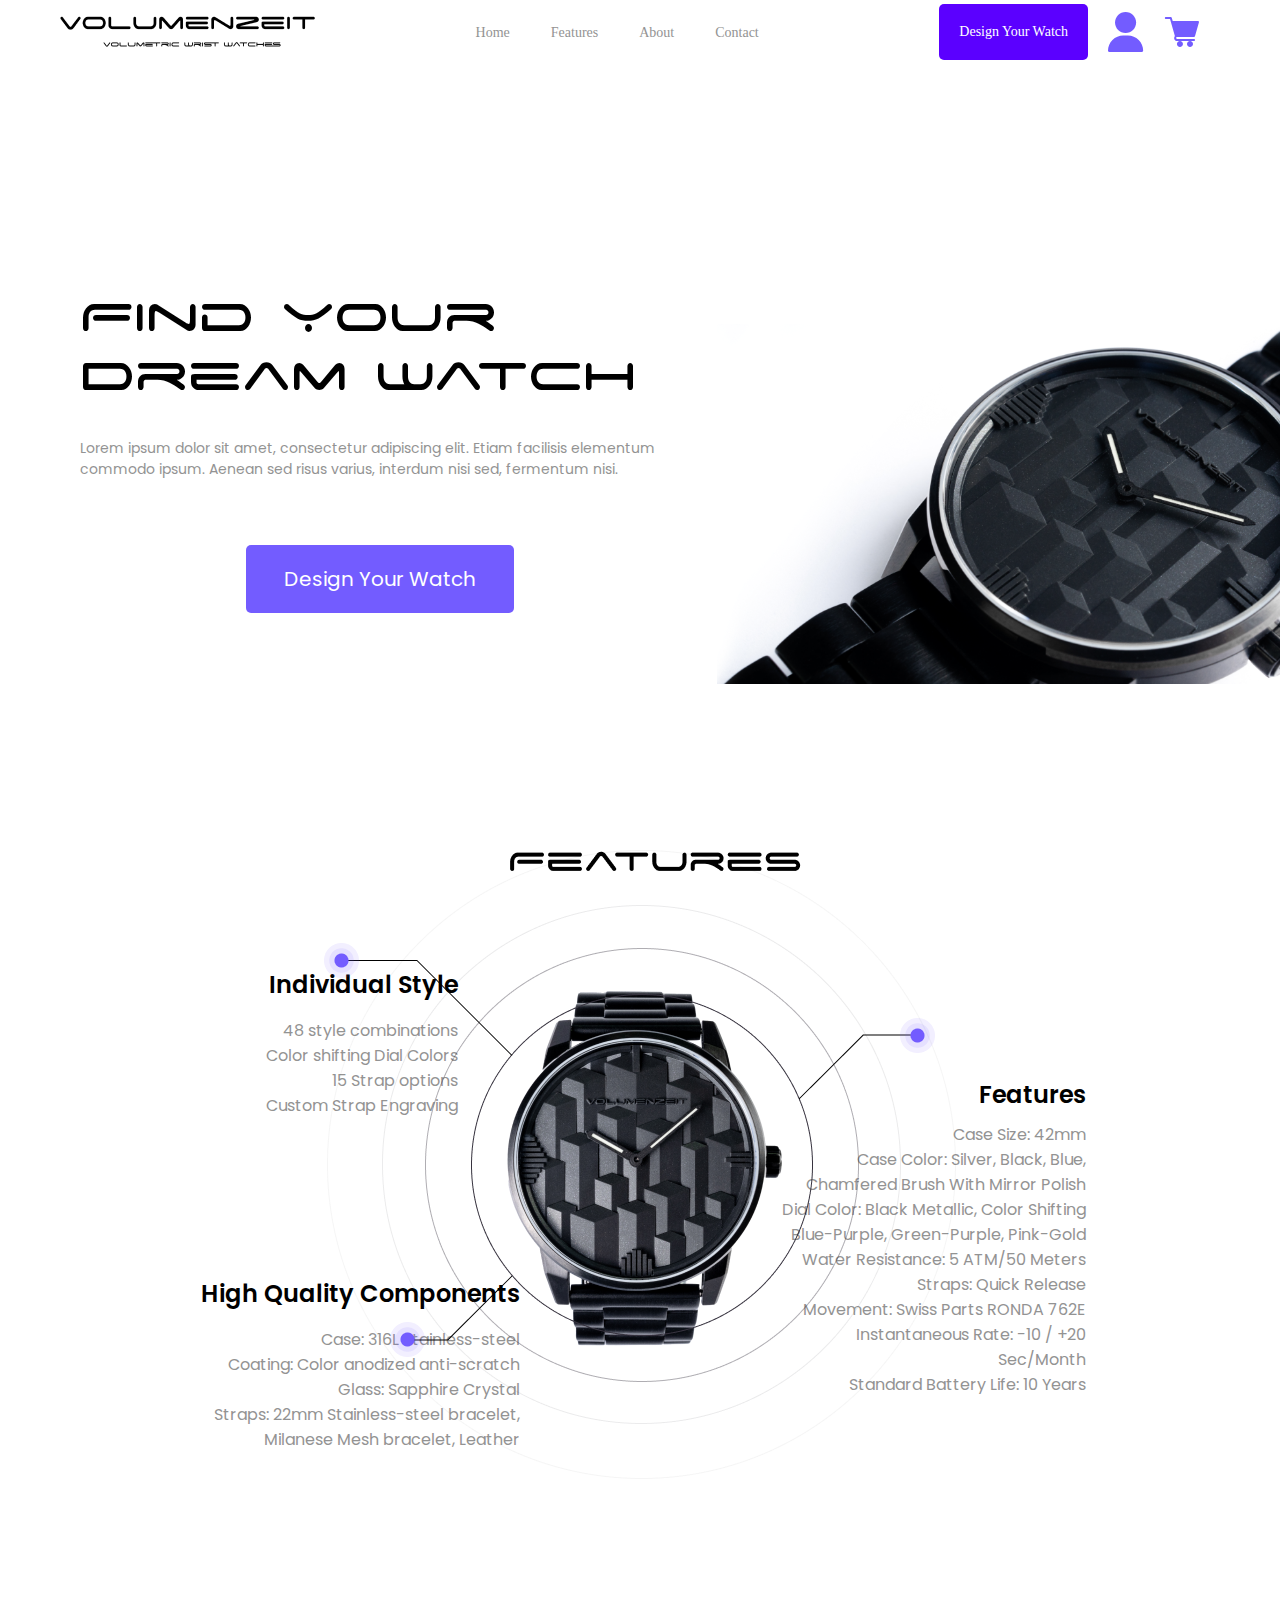
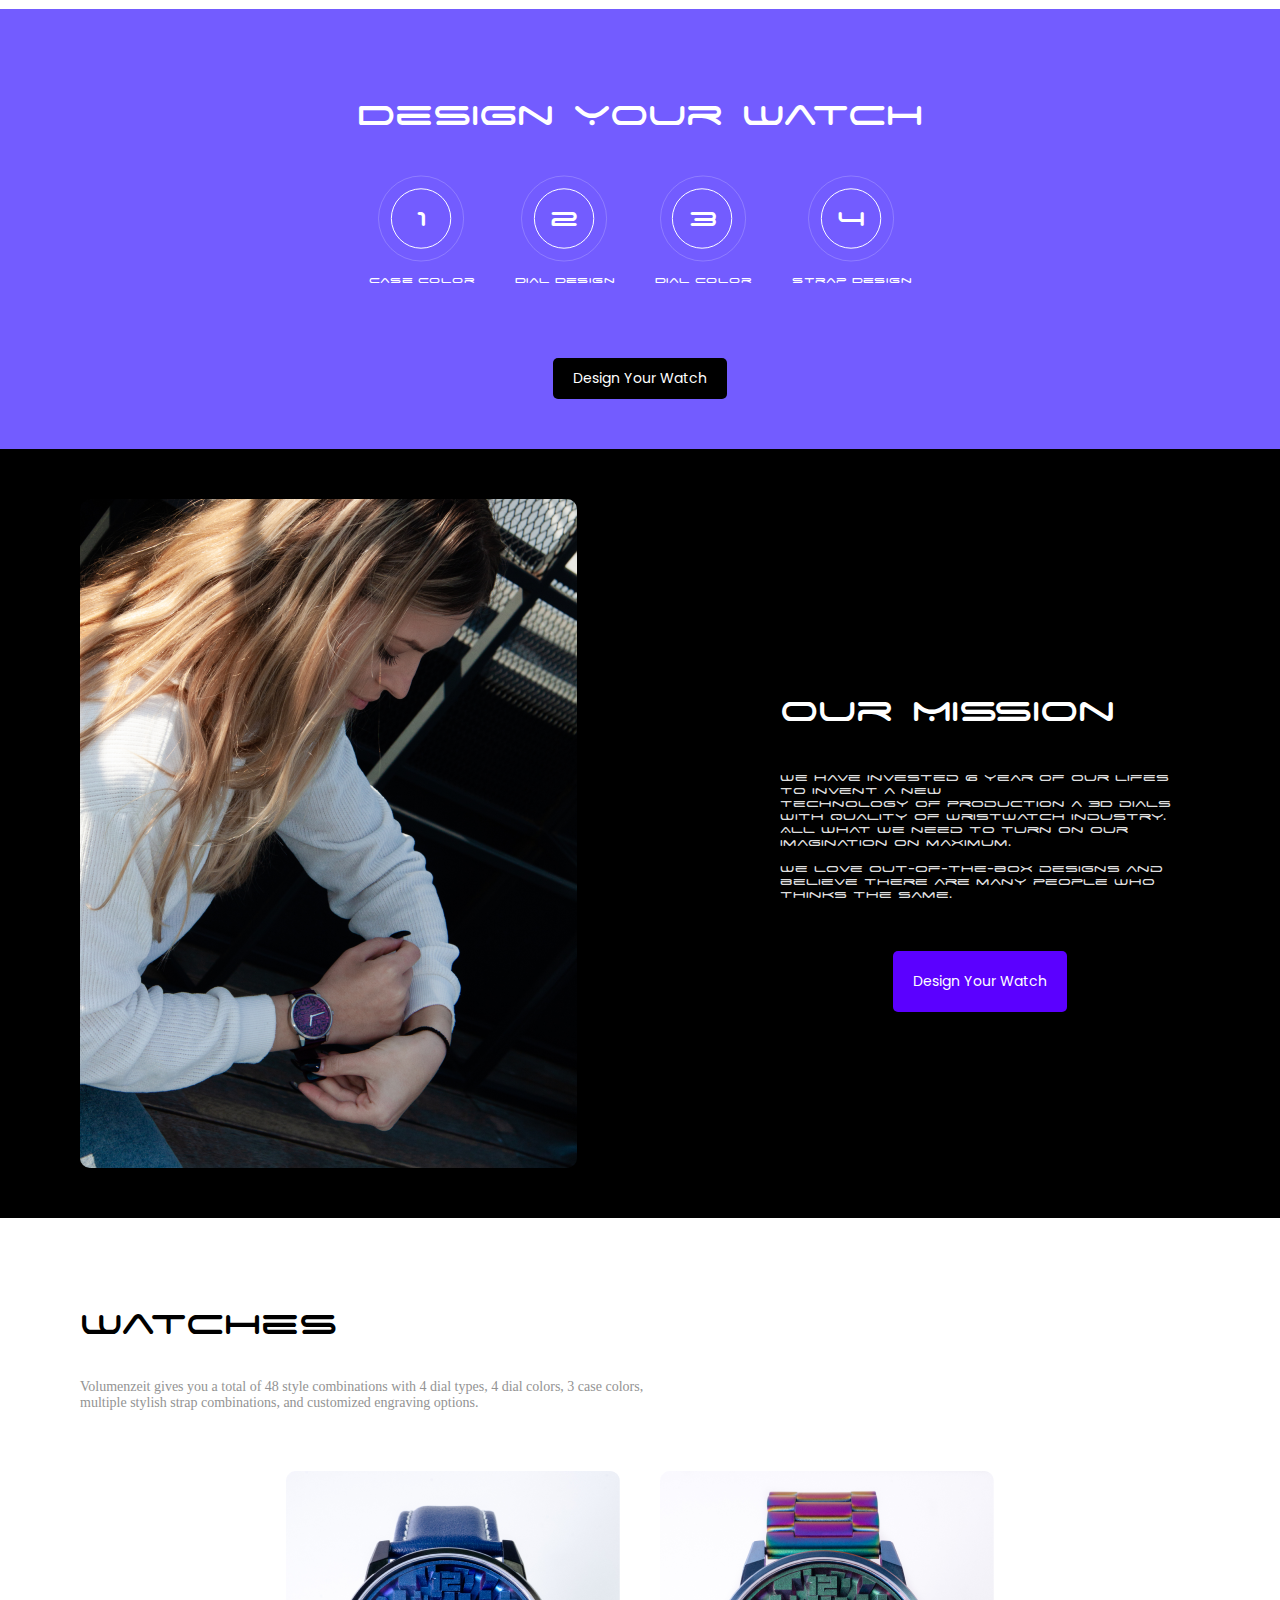
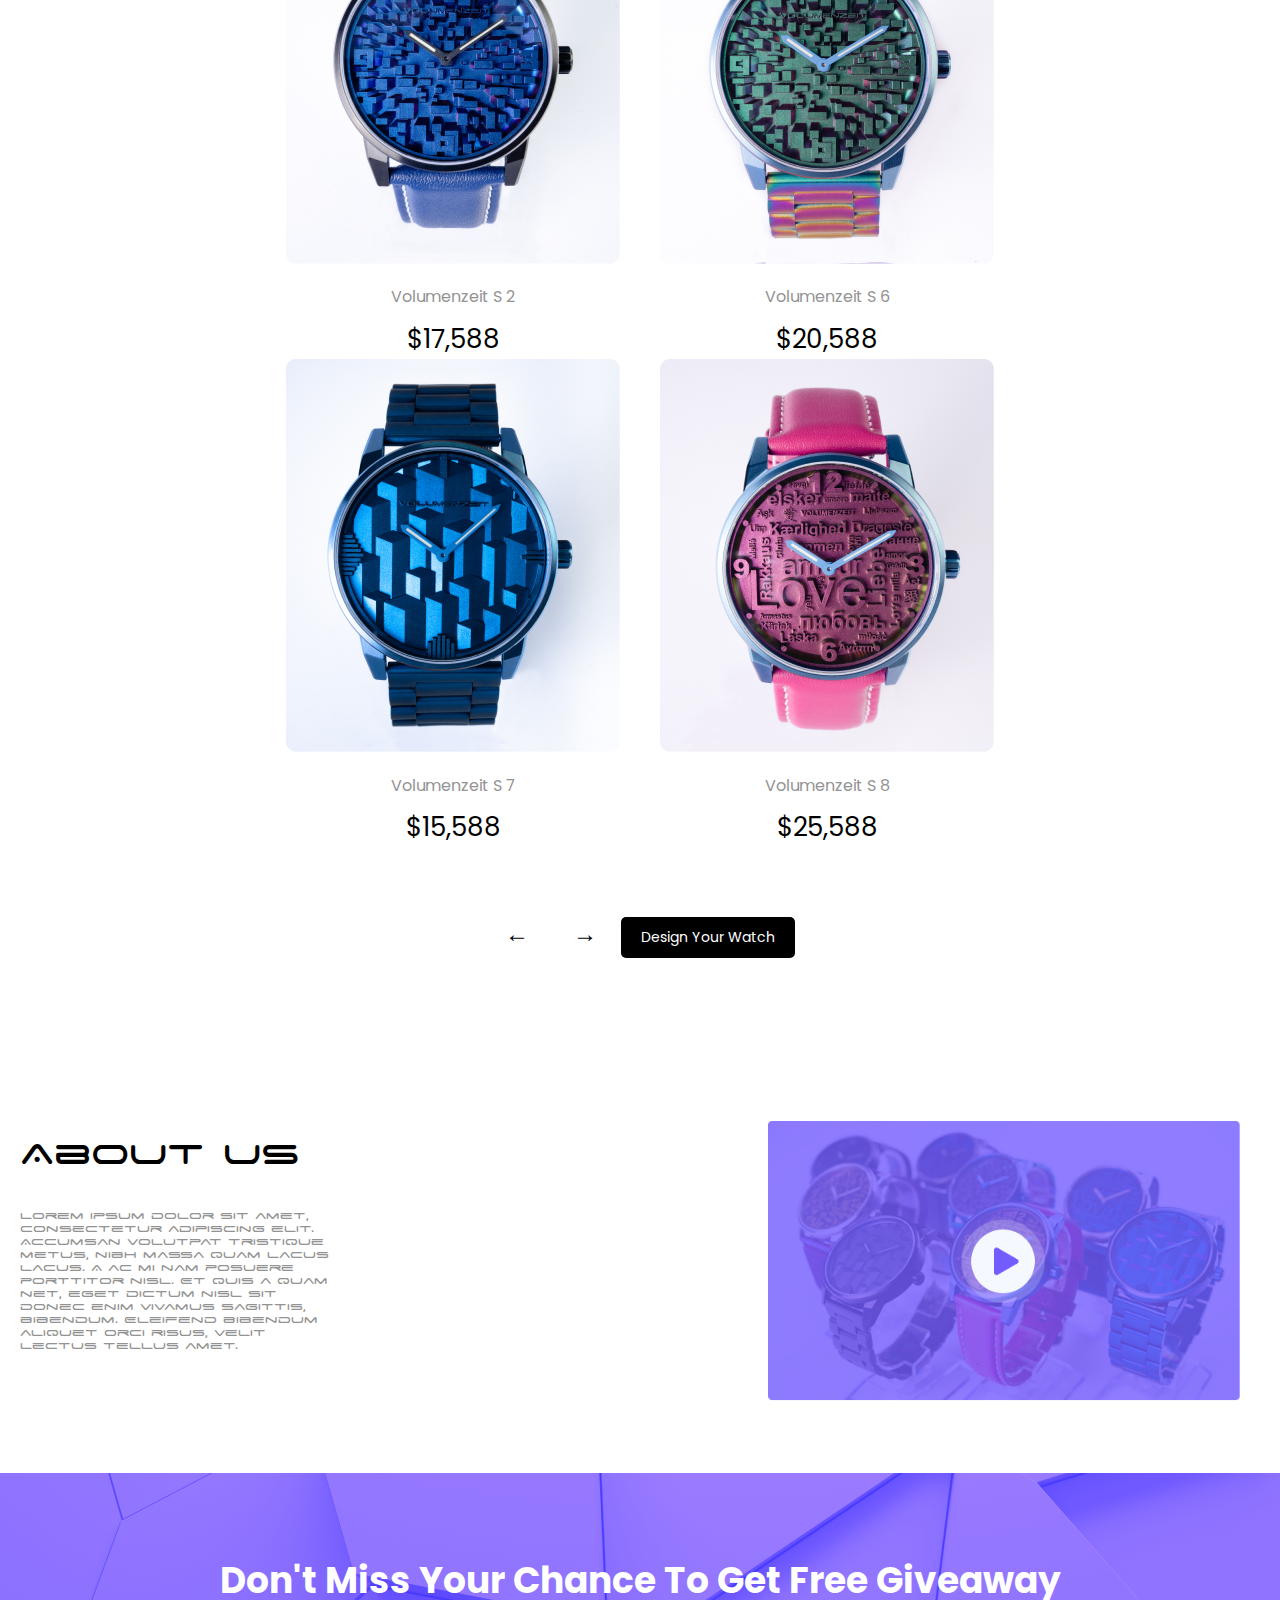
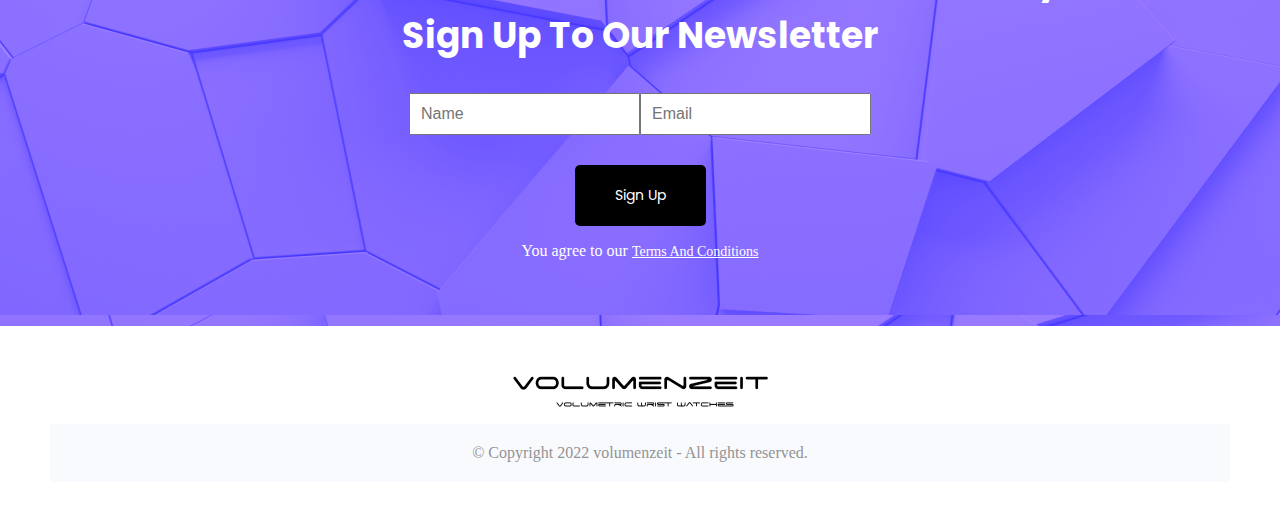
<file: Index.html>
<html lang="en">
<head>
    <meta charset="UTF-8">
    <meta name="viewport" content="width=device-width, initial-scale=1.0">
    <title>Volumenzeit - Find Your Dream Watch</title>
    <link rel="stylesheet" href="./Сайт часы/style/styles1.css">
</head>
<body>
    <header class="header">
        <div class="logo">
            <img src="./Сайт часы/style/img/logo.png" alt ='Keeee' class="logo">
        </div>
        <nav class="header__nav">
            <ul class="header__list">
                <li><a href="#home">Home</a></li>
                <li><a href="#features">Features</a></li>
                <li><a href="#about">About</a></li>
                <li><a href="#contact">Contact</a></li>
            </ul>
        </nav>
        <div class="auth">
            <a href="#" class="design-button">Design your watch</a>
            <svg width="18" height="20" viewBox="0 0 18 20" fill="none" xmlns="http://www.w3.org/2000/svg" class="bt">
                <path d="M8.78906 0C5.88129 0 3.51562 2.36566 3.51562 5.27344C3.51562 8.18121 5.88129 10.5469 8.78906 10.5469C11.6968 10.5469 14.0625 8.18121 14.0625 5.27344C14.0625 2.36566 11.6968 0 8.78906 0Z" fill="#735CFF" />
                <path d="M15.3502 13.992C13.9065 12.5261 11.9925 11.7188 9.96094 11.7188H7.61719C5.58563 11.7188 3.67164 12.5261 2.22789 13.992C0.791211 15.4507 0 17.3763 0 19.4141C0 19.7377 0.262344 20 0.585938 20H16.9922C17.3158 20 17.5781 19.7377 17.5781 19.4141C17.5781 17.3763 16.7869 15.4507 15.3502 13.992Z" fill="#735CFF" />
            </svg>
            <svg width="24" height="20" viewBox="0 0 24 20" fill="none" xmlns="http://www.w3.org/2000/svg" class="bt">
                <path d="M10.6231 20C11.7276 20 12.6231 19.1046 12.6231 18C12.6231 16.8954 11.7276 16 10.6231 16C9.51848 16 8.62305 16.8954 8.62305 18C8.62305 19.1046 9.51848 20 10.6231 20Z" fill="#735CFF" />
                <path d="M17.334 20C18.4386 20 19.334 19.1046 19.334 18C19.334 16.8954 18.4386 16 17.334 16C16.2294 16 15.334 16.8954 15.334 18C15.334 19.1046 16.2294 20 17.334 20Z" fill="#735CFF" />
                <path d="M1.24479 1.33337H4.02491L7.24348 12.6006L6.99104 13.1055C6.32633 14.4335 7.29126 16 8.7801 16H20.0003C20.3688 16 20.667 15.7018 20.667 15.3333C20.667 14.9648 20.3688 14.6667 20.0003 14.6667H8.7801C8.28503 14.6667 7.96148 14.1454 8.18375 13.7018L8.36801 13.3333H20.0003C20.2978 13.3333 20.5595 13.1361 20.6416 12.8496L23.3082 3.5163C23.3655 3.31515 23.3252 3.09897 23.1995 2.93168C23.0732 2.76501 22.876 2.6667 22.667 2.6667H5.79246L5.16878 0.483732C5.08673 0.197288 4.82505 0 4.52749 0H1.24479C0.876302 0 0.578125 0.298177 0.578125 0.666665C0.578125 1.03515 0.876302 1.33337 1.24479 1.33337V1.33337Z" fill="#735CFF" />
            </svg>
        </div>
        <div class="burger-menu">
            <span class="burger-icon"></span>
            <span class="burger-icon"></span>
            <span class="burger-icon"></span>
        </div>
    </header>
    <main class="main">
        <section class="hero">
            <div class="container">
                <div class="welcom">
                    <h1>Find Your<br> Dream Watch</h1>
                    <p>Lorem ipsum dolor sit amet, consectetur adipiscing elit. Etiam facilisis elementum commodo ipsum. Aenean sed risus varius, interdum nisi sed, fermentum nisi.</p>
                    <a href="#" class="cta-button">Design Your Watch</a>
                </div>
            </div>
            <img src="./Сайт часы/style/img/clock.png" class="dig">  
        </section>
        <section class="features">
            <div class="feature-container">
                <div class="feature-item individual-style">
                    <h3>Individual Style</h3>
                    <p>48 style combinations<br>
                    Color shifting Dial Colors<br>
                    15 Strap options<br>
                    Custom Strap Engraving</p>
                </div>
                <div class="feature-item high-quality">
                    <h3>High Quality Components</h3>
                    <p>Case: 316L Stainless-steel<br>
                    Coating: Color anodized anti-scratch<br>
                    Glass: Sapphire Crystal<br>
                    Straps: 22mm Stainless-steel bracelet, Milanese Mesh bracelet, Leather</p>
                </div>
                <div class="feature-center">
                    <img src="./Сайт часы/style/img/big_clock.png" alt="Watch">
                </div>
                <div class="feature-item features-list">
                    <h4>Features</h4>
                    <a>Case Size: 42mm<br>
                    Case Color: Silver, Black, Blue, chamfered brush with mirror polish<br>
                    Dial Color: Black Metallic, Color shifting Blue-Purple, Green-Purple, Pink-Gold<br>
                    Water Resistance: 5 ATM/50 meters<br>
                    Straps: Quick release<br>
                    Movement: Swiss Parts RONDA 762E<br>
                    Instantaneous rate: -10 / +20 sec/month<br>
                    Standard Battery life: 10 years</a>
                </div>
            </div>
        </section>
        <section class="design-watch">
            <h2>Design Your Watch</h2>
            <div class="steps">
                <div class="step">
                    <div class="outer-svg">
                        <svg width="87" height="87" viewBox="0 0 87 87" fill="none" xmlns="http://www.w3.org/2000/svg">
                            <circle cx="43.0546" cy="43.4999" r="42.5546" stroke="white" stroke-opacity="0.2" />
                        </svg>
                        <svg class="inner-svg" width="62" height="61" viewBox="0 0 62 61" fill="none" xmlns="http://www.w3.org/2000/svg">
                            <circle cx="31.054" cy="30.4993" r="29.7025" stroke="white" />
                        </svg>
                        <span class="span-text">1</span>
                    </div>
                    <p>Case Color</p>
                </div>
                <div class="step">
                    <div class="outer-svg">
                        <svg width="87" height="87" viewBox="0 0 87 87" fill="none" xmlns="http://www.w3.org/2000/svg">
                            <circle cx="43.0546" cy="43.4999" r="42.5546" stroke="white" stroke-opacity="0.2" />
                        </svg>
                        <svg class="inner-svg" width="62" height="61" viewBox="0 0 62 61" fill="none" xmlns="http://www.w3.org/2000/svg">
                            <circle cx="31.054" cy="30.4993" r="29.7025" stroke="white" />
                        </svg>
                        <span class="span-text">2</span>
                    </div>
                    <p>Dial Design</p>
                </div>
                <div class="line" style="left: 50%;"></div>
                <div class="step">
                    <div class="outer-svg">
                        <svg width="87" height="87" viewBox="0 0 87 87" fill="none" xmlns="http://www.w3.org/2000/svg">
                            <circle cx="43.0546" cy="43.4999" r="42.5546" stroke="white" stroke-opacity="0.2" />
                        </svg>
                        <svg class="inner-svg" width="62" height="61" viewBox="0 0 62 61" fill="none" xmlns="http://www.w3.org/2000/svg">
                            <circle cx="31.054" cy="30.4993" r="29.7025" stroke="white" />
                        </svg>
                        <span class="span-text">3</span>
                    </div>
                    <p>Dial Color</p>
                </div>
                <div class="line" style="left: 50%;"></div>
                <div class="step">
                    <div class="outer-svg">
                        <svg width="87" height="87" viewBox="0 0 87 87" fill="none" xmlns="http://www.w3.org/2000/svg">
                            <circle cx="43.0546" cy="43.4999" r="42.5546" stroke="white" stroke-opacity="0.2" />
                        </svg>
                        <svg class="inner-svg" width="62" height="61" viewBox="0 0 62 61" fill="none" xmlns="http://www.w3.org/2000/svg">
                            <circle cx="31.054" cy="30.4993" r="29.7025" stroke="white" />
                        </svg>
                        <span class="span-text">4</span>
                    </div>
                    <p>Strap Design</p>
                </div>
            </div>
            <button>Design Your Watch</button>
        </section>   
        <section class="our-mission">
            <div class="container">
                <div class="mission-content">
                    <div class="mission-image">
                        <img src="./Сайт часы/style/img/our mission.png" alt="Person with Watch">
                    </div>
                    <div class="mission-text">
                        <h2>Our Mission</h2>
                        <p>We have invested 6 year of our lifes to invent a new<br>
                            technology of production a 3D dials with quality of wristwatch industry.
                            All what we need to turn on our imagination on maximum.<br>
                            <br>
                            We love Out-of-the-box designs and believe there are many people who thinks the same.</p>
                        <button class="design-button">Design Your Watch</button>
                    </div>
                </div>
            </div>
        </section>
        <section class="watches">
            <div class="container">
                <h2>Watches</h2>
                <p>Volumenzeit gives you a total of 48 style combinations with 4 dial types, 4 dial colors, 3 case colors,<br>
                     multiple stylish strap combinations, and customized engraving options.</p>
                <div class="watch-list">
                    <div class="watch-item">
                        <img src="./Сайт часы/style/img/clock1.png" alt="Volumenzeit S 2">
                        <h1>Volumenzeit S 2</h1>
                        <a>$17,588</a>
                    </div>
                    <div class="watch-item">
                        <img src="./Сайт часы/style/img/clock2.png" alt="Volumenzeit S 6">
                        <h1>Volumenzeit S 6</h1>
                        <a>$20,588</a>
                    </div>
                    <div class="watch-item">
                        <img src="./Сайт часы/style/img/clock3.png" alt="Volumenzeit S 7">
                        <h1>Volumenzeit S 7</h1>
                        <a>$15,588</a>
                    </div>
                    <div class="watch-item">
                        <img src="./Сайт часы/style/img/clock4.png" alt="Volumenzeit S 8">
                        <h1>Volumenzeit S 8</h1>
                        <a>$25,588</a>
                    </div>
                </div>
                <div class="navigation">
                    <span>&larr;</span>
                    <span>&rarr;</span>
                    <button>Design Your Watch</button>
                </div>
            </section>
            <section class="about-us">
                <div class="about_txt">
                    <h2>About Us</h2>
                    <p>Lorem ipsum dolor sit amet, consectetur adipiscing elit. Accumsan volutpat tristique metus, nibh massa quam lacus lacus. A ac mi nam posuere porttitor nisl. Et quis a quam net, eget dictum nisl sit donec enim vivamus sagittis, bibendum. Eleifend bibendum aliquet orci risus, velit lectus tellus amet.</p>
                </div>
                <div class="about-video">
                    <img src="./Сайт часы/style/img/video.png" alt="Video Thumbnail">
                </div>
            </section>
            <section class="newsletter">
                <h2>Don't Miss Your Chance To Get Free Giveaway<br>Sign Up To Our Newsletter</h2>
                <form>
                    <input type="text" name="name" placeholder="Name">
                    <input type="email" name="email" placeholder="Email">
                </form>
                <button type="submit">Sign Up</button>
                <p>You agree to our <a href="#">Terms and Conditions</a></p>
            </section>
            <footer>
                <img src="./Сайт часы/style/img/logo.png">
                <p>© Copyright 2022 volumenzeit - All rights reserved.</p>
            </footer>
        </section>
    </main>
</body>
</file>
<file: Сайт часы/style/styles1.css>
@import url('https://fonts.googleapis.com/css2?family=Poppins:ital,wght@0,100;0,200;0,300;0,400;0,500;0,600;0,700;0,800;0,900;1,100;1,200;1,300;1,400;1,500;1,600;1,700;1,800;1,900&display=swap');

body {
    margin: 0;
    padding: 0;
    box-sizing: border-box;
}

.header {
    display: flex;
    justify-content: space-between;
    align-items: center;
    padding-inline: 80px;
    height: 64px;
}
.burger-menu {
    display: none;
    flex-direction: column;
    cursor: pointer;
    gap: 5px;
}

.burger-icon {
    width: 25px;
    height: 3px;
    background-color: #000;
}
a {
    font-family: var(--second-family);
    font-weight: 400;
    font-size: 14px;
    text-transform: capitalize;
    color: #939393;
    text-decoration: none;
}

ul {
    list-style: none;
    margin: 0;
    padding: 0;
    align-items: center;
}

.header__nav {
    display: flex;
    justify-content: space-between;
    align-items: center;
}

.header__list {
    display: flex;
    column-gap: 41px;
}

.navbar ul {
    list-style: none;
    display: flex;
    gap: 36px;
    margin: 0;
    padding: 0;
    align-items: center;
}

.auth {
    display: flex;
    margin: 20px;
    gap: 20px;
}

.design-button {
    padding: 20px 20px;
    background-color: #5b00ff;
    color: #fff;
    text-decoration: none;
    border-radius: 5px;
}

.hero {
    color: #F9FAFE;
    height: 634px;
}

.hero h1 {
    margin: 0;
    font-family: 'Space Age';
    font-weight: 400;
    font-size: 60px;
    color: #000;
}
.bt{
    padding-top: 8px;
    height: 40px;
    width: 36px;
}
.hero p {
    padding-top: 20px;
    font-family: 'Poppins';
    font-weight: 400;
    font-size: 14px;
    color: #939393;
    text-align: left;
}

.hero a {
    font-family: 'Poppins';
    font-weight: 400;
    font-size: 20px;
}

.container {
    padding-inline: 80px;
    margin-left: auto;
    margin-right: auto;
}

.welcom {
    padding-top: 172px;
}
.welcom h1{
    text-align: left;
}
.cta-button {
    position: relative;
    top: 70px;
    color: #fff;
    padding: 20px 38px;
    border-radius: 5px;
    width: 208px;
    height: 55px;
    background: #735cff;
}

.dig {
    top: 324px;
    right: 0;
    height: 40%;
    object-fit: contain;
    position: absolute;
}

.section.features {
    padding: 50px 20px;
    text-align: center;
    background-color: #fff;
}

.features h2 {
    font-size: 36px;
    margin-bottom: 40px;
}

.feature-container {
    display: flex;
    justify-content: center;
    align-items: center;
    flex-wrap: wrap;
    position: relative;
}

.feature-item {
    max-width: 340px;
    text-align: right;
    margin: 20px;
    position: absolute;
    transform: translate(-50%, -50%);
}

.feature-center img {
    max-width: 632px;
    width: 100%;
    position: relative;
    z-index: 1;
}

.individual-style {
    top: 27%;
    left: 26%;
}

.high-quality {
    top: 78%;
    left: 25%;
}

.features-list {
    top: 56%;
    left: 72%;
}

.feature-item h3, .feature-item h4 {
    font-size: 24px;
    margin-bottom: 10px;
    font-family: 'Poppins';
    font-weight: 600;
    text-align: right;
    color: #000;
}

.feature-item p, .feature-item a {
    font-size: 16px;
    font-family: 'Poppins';
    font-weight: 400;
    text-align: right;
    color: #939393;
}

.design-watch {
    margin-top: 80px;
    padding: 50px 20px;
    text-align: center;
    background-color: #735CFF;
    color: #fff;
}

.design-watch h2 {
    font-family: 'Space Age';
    margin-bottom: 40px;
    font-weight: 400;
    font-size: 42px;
    color: #fff;
}

.steps {
    display: flex;
    justify-content: center;
    margin-bottom: 30px;
}

.step {
    margin: 0 20px;
    text-align: center;
}

.step p, .step span {
    font-family: 'Space Age';
    font-weight: 400;
    color: #fff;
}

.step p {
    font-size: 12px;
}

.step span {
    font-size: 32px;
    margin-bottom: 10px;
    border-radius: 50%;
    width: 50px;
    height: 50px;
    line-height: 50px;
}

.outer-svg {
    position: relative;
    display: inline-block;
}

.inner-svg {
    position: absolute;
    top: 13.5px;
    left: 11.5px;
}

.span-container {
    position: relative;
    display: inline-block;
    width: 87px;
    height: 87px;
}

.span-text {
    position: absolute;
    top: 50%;
    left: 50%;
    transform: translate(-50%, -50%);
    color: white;
    font-size: 18px;
}

.line {
    border: 1px solid #fff;
    width: calc(100% / 4);
    height: 2px;
    background-color: white;
    position: absolute;
    top: 50%;
    transform: translateY(-50%);
    z-index: -1;
}

button {
    margin-top: 30px;
    padding: 10px 20px;
    background-color: #000;
    color: #fff;
    border: none;
    border-radius: 5px;
    cursor: pointer;
    font-family: 'Poppins';
    font-size: 14px;
}

.our-mission {
    background-color: #000;
    color: #fff;
}

.mission-content {
    display: flex;
    align-items: center;
    justify-content: space-between;
}

.mission-image img {
    max-width: 498px;
    width: 100%;
    border-radius: 10px;
}

.mission-text {
    max-width: 400px;
    padding: 20px;
}

.mission-text h2 {
    font-family: 'Space Age';
    font-weight: 400;
    font-size: 42px;
    color: #fff;
    margin-bottom: 20px;
    text-align: left;
}

.mission-text p {
    margin-top: 40px;
    font-family: 'Space Age';
    font-weight: 400;
    font-size: 14px;
    color: #dedede;
    margin-bottom: 20px;
    text-align: left;
}

section {
    padding: 50px 20px;
    text-align: center;
}

.watches {
    background-color: #fff;
}

.watches h2 {
    font-family: 'Space Age';
    font-weight: 400;
    font-size: 42px;
    color: #000;
    text-align: left;
}

.watches p {
    max-width: 800px;
    font-weight: 400;
    font-size: 14px;
    color: #939393;
    text-align: left;
}

.watch-list {
    margin-top: 60px;
    display: flex;
    justify-content: center;
    flex-wrap: wrap;
    margin-bottom: 40px;
}

.watch-item {
    margin: 0 20px;
    text-align: center;
}

.watch-item h1 {
    font-family: 'Poppins';
    font-weight: 400;
    font-size: 16px;
    color: #939393;
}

.watch-item a {
    font-family: 'Poppins';
    font-weight: 400;
    font-size: 26px;
    color: #000;
}

.watch-item img {
    max-width: 400px;
    width: 100%;
    height: auto;
    margin-bottom: 10px;
}

.navigation {
    margin-bottom: 40px;
}

.navigation span {
    font-size: 24px;
    margin: 0 20px;
    cursor: pointer;
}

.about-us {
    background-color: #fff;
    display: flex;
    gap: 400px;
    justify-content: center;
}

.about-us p {
    text-align: left;
    max-width: 400px;
    font-family: 'Space Age';
    font-weight: 400;
    font-size: 14px;
    color: #939393;
}

.about-us h2 {
    font-family: 'Space Age';
    text-align: left;
    font-weight: 400;
    font-size: 42px;
    color: #000;
}

.about-video {
    position: relative;
    display: inline-block;
}

.about-video img {
    max-width: 630px;
    width: 100%;
    height: auto;
    border-radius: 10px;
}

.newsletter {
    background-image: url("./img/fon.png");
    color: #fff;
}

.newsletter h2 {
    font-family: 'Poppins';
    font-weight: 700;
    font-size: 36px;
    text-transform: capitalize;
    text-align: center;
}

.newsletter form {
    display: flex;
    justify-content: center;
    align-items: center;
    margin-bottom: 20px;
}

.newsletter input {
    padding: 10px;
    font-size: 16px;
}

.newsletter button {
    margin-top: 10px;
    padding: 20px 40px;
    background-color: #000;
    color: #fff;
    border: none;
    border-radius: 5px;
    cursor: pointer;
}

.newsletter a {
    color: #fff;
    text-decoration: underline;
}

.newsletter label {
    margin: 10px 0;
}

footer {
    margin: 50px;
    background-color: #ffff;
    color: #939393;
    text-align: center;
}

footer img {
    max-width: 400px;
}

footer p {
    background-color: #F9FAFE;
    padding: 20px;
}

@font-face {
    font-family: 'Space Age';
    src: url("./fonts/SpaceAge.woff2") format("woff2");
    font-weight: 400;
    font-style: normal;
    font-display: swap;
}

/* Responsive Styles */
@media (max-width: 1920px) {
    .header {
        padding-inline: 60px;
    }

    .container {
        padding-inline: 60px;
    }

    .welcom {
        width: 600px;
    }
}

@media (max-width: 1024px) {
    .header {
        flex-direction: row;
        justify-content: space-between;
        padding: 10px 20px;
    }

    .header__nav, .auth {
        display: none;
    }

    .burger-menu {
        display: flex;
    }

    .header__nav.active, .auth.active {
        display: flex;
        flex-direction: column;
        position: absolute;
        top: 64px;
        left: 0;
        width: 100%;
        background-color: #fff;
        padding: 20px 0;
        z-index: 1000;
    }

    .header__list {
        flex-direction: column;
        align-items: center;
    }

    .header__list li {
        margin-bottom: 10px;
    }

    .auth {
        flex-direction: column;
        align-items: center;
    }

    .auth a {
        margin: 10px 0;
    }
    .container {
        padding-inline: 40px;
    }

    .welcom {
        width: 400px;
    }

    .cta-button {
        width: auto;
        padding: 15px 30px;
    }

    .feature-item {
        position: relative;
        transform: none;
        text-align: center;
        margin: 20px auto;
    }

    .steps {
        flex-direction: column;
    }

    .steps .line {
        display: none;
    }

    .our-mission {
        flex-direction: column;
    }

    .about-us {
        flex-direction: column;
        gap: 20px;
    }

    .about-us p,
    .about-us h2 {
        text-align: center;
    }

    .mission-content {
        flex-direction: column;
    }

    .mission-text {
        max-width: 100%;
    }
}

@media (max-width: 768px) {
    .header {
        flex-direction: row;
        justify-content: space-between;
        padding: 10px 20px;
    }

    .header__nav, .auth {
        display: none;
    }

    .burger-menu {
        display: flex;
    }

    .header__nav.active, .auth.active {
        display: flex;
        flex-direction: column;
        position: absolute;
        top: 64px;
        left: 0;
        width: 100%;
        background-color: #fff;
        padding: 20px 0;
        z-index: 1000;
    }

    .header__list {
        flex-direction: column;
        align-items: center;
    }

    .header__list li {
        margin-bottom: 10px;
    }

    .auth {
        flex-direction: column;
        align-items: center;
    }

    .auth a {
        margin: 10px 0;
    }
    .header {
        padding-inline: 20px;
    }

    .container {
        padding-inline: 20px;
    }

    .welcom {
        width: 100%;
        padding-top: 50px;
    }

    .cta-button {
        width: 100%;
        padding: 15px 20px;
    }

    .design-watch {
        padding: 20px 10px;
    }

    .feature-container {
        flex-direction: column;
        text-align: center;
    }

    .feature-item {
        max-width: 100%;
        margin: 20px 0;
    }

    .watch-list {
        flex-direction: column;
    }

    .watch-item {
        margin: 40px 0;
    }
    .dig{
        
        padding: 200px;
    }
    .section.features{
        text-align: center;
    }
}
</file>
